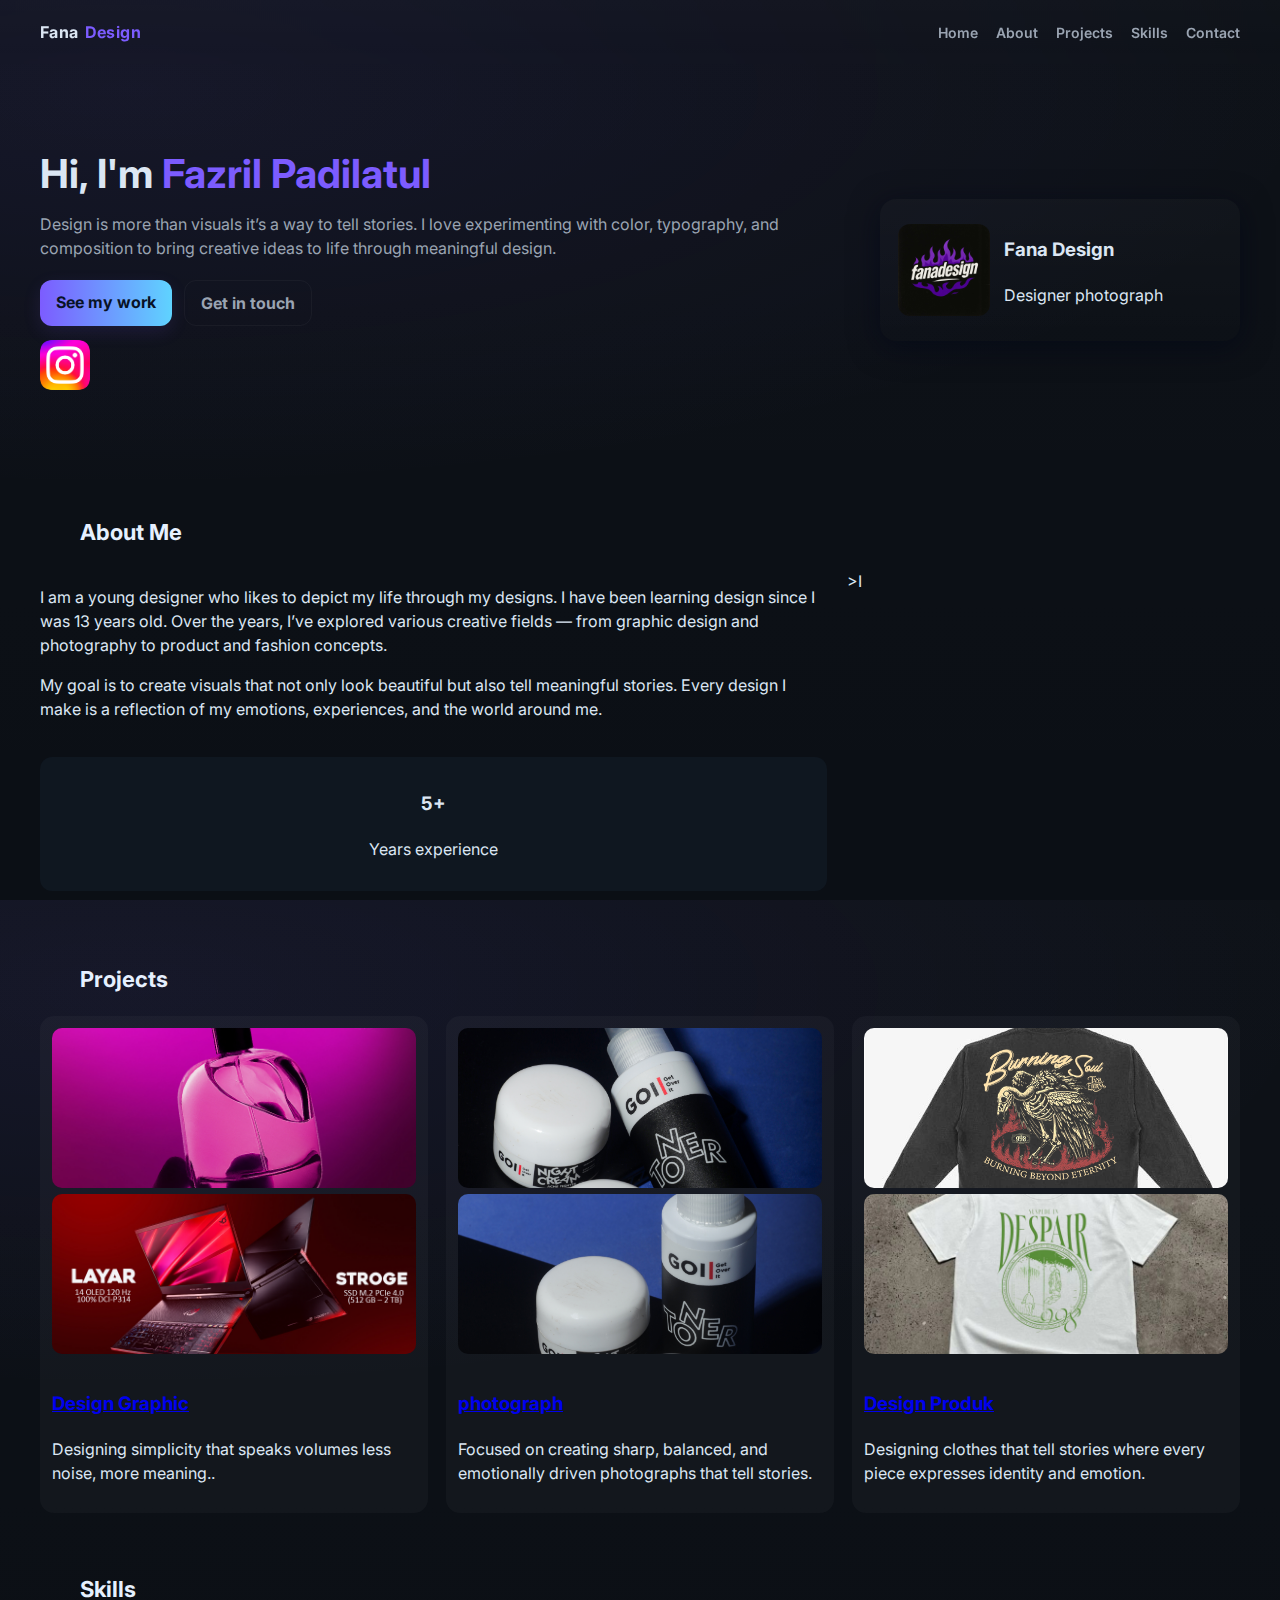
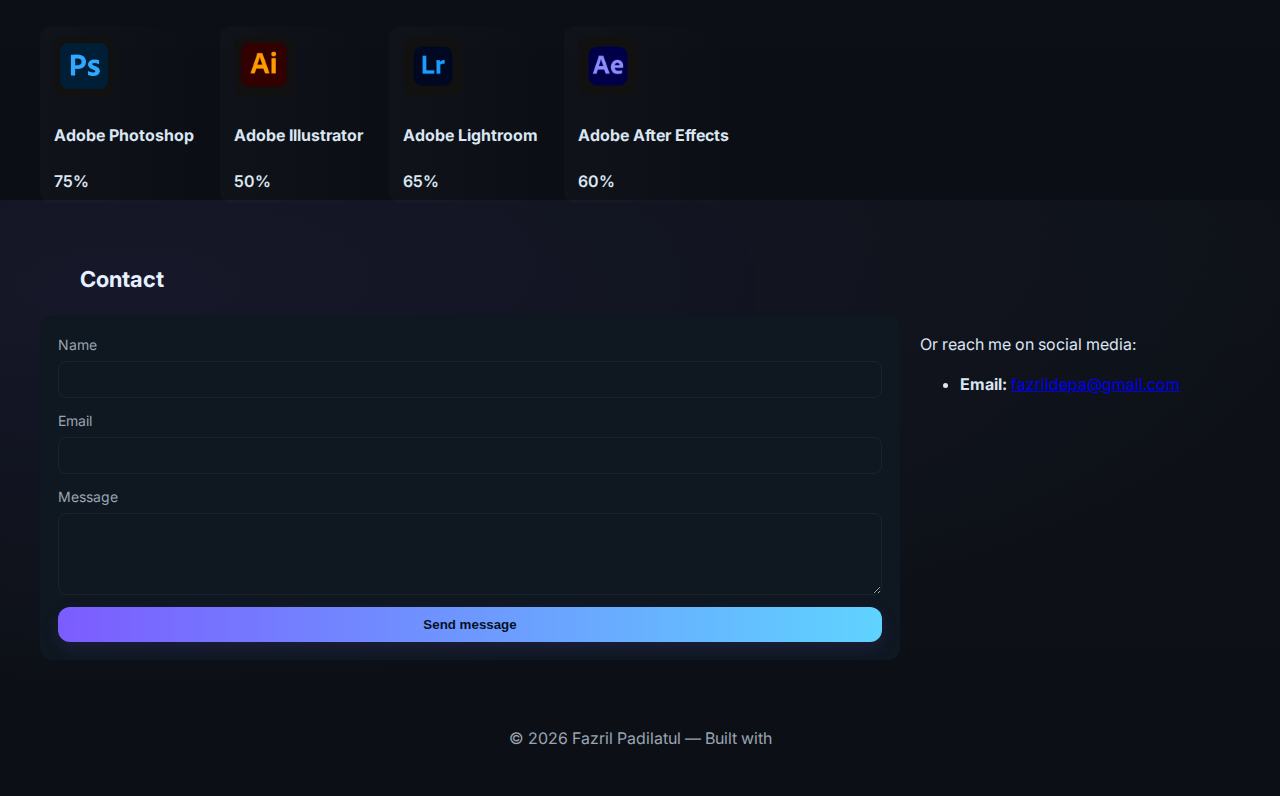
<file: index.html>
<!doctype html>
<html lang="en">
<head>
  <meta charset="utf-8" />
  <meta name="viewport" content="width=device-width,initial-scale=1" />
  <title>Fazril — Creative Portfolio</title>
  <link rel="stylesheet" href="styles.css">
  <link rel="preconnect" href="https://fonts.gstatic.com">
  <link href="https://fonts.googleapis.com/css2?family=Inter:wght@300;400;600;800&display=swap" rel="stylesheet">
</head>
<body>
  <main class="page">
    <nav class="nav">
      <div class="brand">Fana<span>Design</span></div>
      <ul class="nav-links">
        <li><a href="#home">Home</a></li>
        <li><a href="#about">About</a></li>
        <li><a href="#projects">Projects</a></li>
        <li><a href="#skills">Skills</a></li>
        <li><a href="#contact">Contact</a></li>
      </ul>
      <button class="nav-toggle" aria-label="Toggle navigation">☰</button>
    </nav>

    <section id="home" class="hero">
      <div class="hero-left">
        <h1 class="name">Hi, I'm <span class="accent">Fazril Padilatul</span></h1>
        <p class="tagline">Design is more than visuals it’s a way to tell stories. I love experimenting with color, typography, and composition to bring creative ideas to life through meaningful design.
</p>
        <div class="cta">
          <a class="btn" href="#projects">See my work</a>
          <a class="btn ghost" href="#contact">Get in touch</a>
        </div>
        <div class="socials">
         <a href="https://www.instagram.com/998eternal/" target="_blank" class="instagram-link">
  <img src="instagram-new-2022-seeklogo.png" alt="instagram" class="social-icon"><span>
</a>
        </div>
      </div>
      <div class="hero-right">
        <div class="card profile-card">
          <!-- inline SVG profile placeholder -->
          <div class="avatar">
            <img src="logo.jpg"Profile">
          </div>
          <div class="profile-info">
            <h3>Fana Design</h3>
            <p>Designer photograph</p>
          </div>
        </div>
      </div>
    </section>

    <section id="about" class="about">
      <h2 class="section-title">About Me</h2>
      <div class="about-grid">
        <div class="about-text">
          <p>I am a young designer who likes to depict my life through my designs.
I have been learning design since I was 13 years old.
Over the years, I’ve explored various creative fields — from graphic design and photography to product and fashion concepts.</p>
          <p>My goal is to create visuals that not only look beautiful but also tell meaningful stories.
Every design I make is a reflection of my emotions, experiences, and the world around me.</p>
        </div>>I
        <div class="about-stats">
          <div class="stat">
            <h3>5+</h3>
            <p>Years experience</p>
          </div>
          </div>
        </div>
      </div>
    </section>

    <section id="projects" class="projects">
      <h2 class="section-title">Projects</h2>
      <div class="projects-grid">
        <article class="project-card">
          <div class="project-thumb">
            <img src="parfum.jpg" alt="Project 1">
            <img src="LAPTOP.jpg" alt="Project 2">
          </div>
          <div class="project-body">
            <h3><a href="design-graphic.html" target="_blank">Design Graphic</a></h3>
            <p>Designing simplicity that speaks volumes less noise, more meaning..</p>
          </div>
        </article>

        <article class="project-card">
          <div class="project-thumb">
            <img src="foto1.jpg" alt="Project 2">
            <img src="foto2.jpg" alt="Project 2">
          </div>
          <div class="project-body">
            <h3><a href="photografi.html" target="_blank">photograph</a></h3>
            <p>Focused on creating sharp, balanced, and emotionally driven photographs that tell stories.</p>
          </div>
        </article>

        <article class="project-card">
          <div class="project-thumb">
            <img src="baju1.png" alt="Project 3">
            <img src="JADI.jpg" alt="Project 3">
          </div>
          <div class="project-body">
            <h3><a href="design-produk.html" target="_blank">Design Produk</a></h3>
            <p>Designing clothes that tell stories where every piece expresses identity and emotion.</p>
          </div>
        </article>
      </div>
    </section>

   <section id="skills" class="skills">
  <h2 class="section-title">Skills</h2>
  <div class="skills-grid">
    <div class="skill">
      <img src="photoshop.png" alt="Photoshop" class="skill-icon">
      <div class="skill-info">
        <h4>Adobe Photoshop</h4>
        <div class="bar"><div class="fill" style="width: 95%;"></div></div>
        <span class="percent">75%</span>
      </div>
    </div>

    <div class="skill">
      <img src="ilustrator.png" alt="Illustrator" class="skill-icon">
      <div class="skill-info">
        <h4>Adobe Illustrator</h4>
        <div class="bar"><div class="fill" style="width: 90%;"></div></div>
        <span class="percent">50%</span>
      </div>
    </div>

    <div class="skill">
      <img src="lightroom.png" alt="Lightroom" class="skill-icon">
      <div class="skill-info">
        <h4>Adobe Lightroom</h4>
        <div class="bar"><div class="fill" style="width: 80%;"></div></div>
        <span class="percent">65%</span>
      </div>
    </div>

    <div class="skill">
      <img src="after effect.png" alt="After Effects" class="skill-icon">
      <div class="skill-info">
        <h4>Adobe After Effects</h4>
        <div class="bar"><div class="fill" style="width: 75%;"></div></div>
        <span class="percent">60%</span>
      </div>
    </div>
  </div>
</section>


    <section id="contact" class="contact">
      <h2 class="section-title">Contact</h2>
      <div class="contact-grid">
        <form class="contact-form" onsubmit="handleContact(event)">
          <label>
            <span>Name</span>
            <input type="text" name="name" required>
          </label>
          <label>
            <span>Email</span>
            <input type="email" name="email" required>
          </label>
          <label>
            <span>Message</span>
            <textarea name="message" rows="4" required></textarea>
          </label>
          <button class="btn" type="submit">Send message</button>
        </form>
        <div class="contact-info">
          <p>Or reach me on social media:</p>
          <ul>
            <li><strong>Email:</strong> <a href="mailto:you@example.com">fazrildepa@gmail.com</a></li>
          </ul>
        </div>
      </div>
    </section>

    <footer class="footer">
      <p>© <span id="year"></span> Fazril Padilatul — Built with </p>
    </footer>
  </main>

  <script src="script.js"></script>
</body>
</html>
</file>
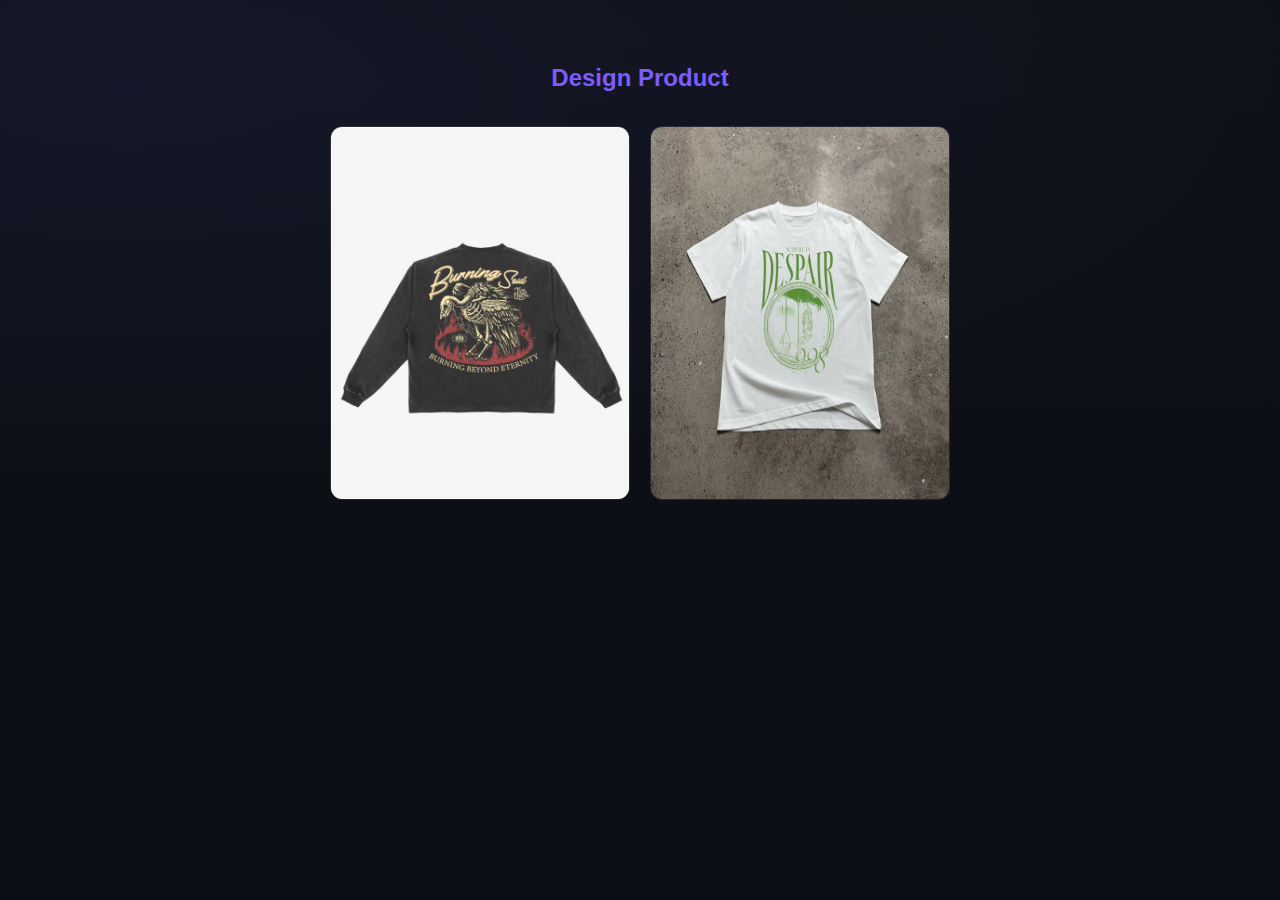
<file: design-produk.html>
<!DOCTYPE html>
<html lang="en">
<head>
  <meta charset="UTF-8">
  <meta name="viewport" content="width=device-width, initial-scale=1.0">
  <title>Design Graphic Gallery</title>
  <link rel="stylesheet" href="styles.css">
  <style>
    body {
      background-color: #0b0f15;
      color: #fff;
      font-family: 'Inter', sans-serif;
      text-align: center;
      padding: 40px;
    }
    h2 {
      margin-bottom: 30px;
      color: #7c5cff;
    }
    .gallery {
      display: flex;
      flex-wrap: wrap;
      justify-content: center;
      gap: 20px;
    }
    .gallery img {
      width: 300px;
      border-radius: 12px;
      border: 1px solid rgba(255,255,255,0.1);
      transition: transform 0.3s ease;
    }
    .gallery img:hover {
      transform: scale(1.05);
    }
  </style>
</head>
<body>
  <h2>Design Product</h2>
  <div class="gallery">
    <img src="baju1.png" alt="Design Parfum">
    <img src="JADI.jpg" alt="Design Laptop">
  </div>
</body>
</html>
</file>
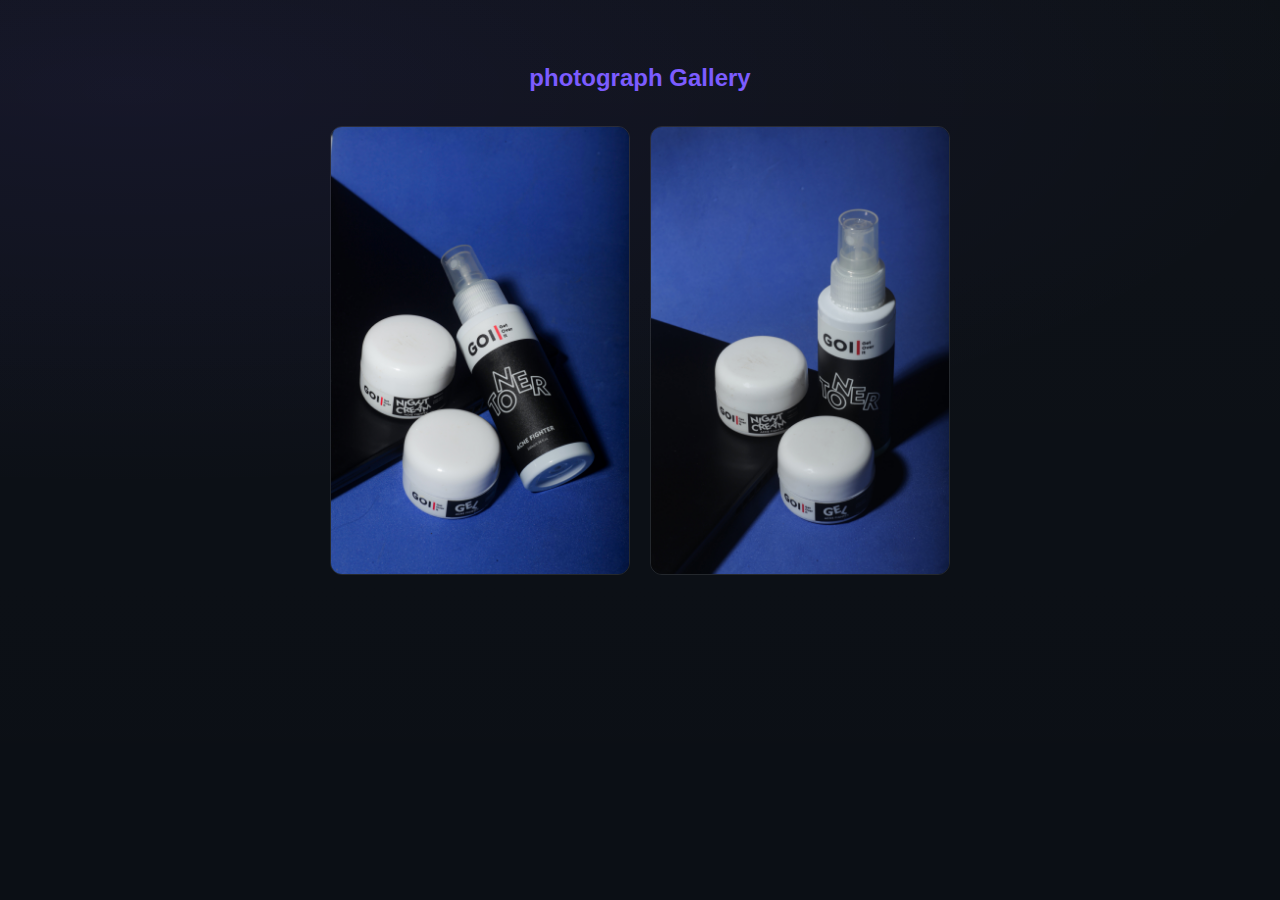
<file: photografi.html>
<!DOCTYPE html>
<html lang="en">
<head>
  <meta charset="UTF-8">
  <meta name="viewport" content="width=device-width, initial-scale=1.0">
  <title>Design Graphic Gallery</title>
  <link rel="stylesheet" href="styles.css">
  <style>
    body {
      background-color: #0b0f15;
      color: #fff;
      font-family: 'Inter', sans-serif;
      text-align: center;
      padding: 40px;
    }
    h2 {
      margin-bottom: 30px;
      color: #7c5cff;
    }
    .gallery {
      display: flex;
      flex-wrap: wrap;
      justify-content: center;
      gap: 20px;
    }
    .gallery img {
      width: 300px;
      border-radius: 12px;
      border: 1px solid rgba(255,255,255,0.1);
      transition: transform 0.3s ease;
    }
    .gallery img:hover {
      transform: scale(1.05);
    }
  </style>
</head>
<body>
  <h2>photograph Gallery</h2>
  <div class="gallery">
    <img src="foto1.jpg" alt="Design Parfum">
    <img src="foto2.jpg" alt="Design Laptop">
  </div>
</body>
</html>
</file>
<file: styles.css>
:root{
  --bg:#0b0f15;
  --card:#0f1720;
  --muted:#9aa4b2;
  --accent:#7c5cff;
  --glass: rgba(255,255,255,0.03);
  --radius:16px;
  font-family: 'Inter', system-ui, -apple-system, 'Segoe UI', Roboto, 'Helvetica Neue', Arial;
}
*{box-sizing:border-box}
html,body,#root{height:100%}
body{
  margin:0;
  background: radial-gradient(1200px 400px at 10% 10%, rgba(124,92,255,0.08), transparent),
              linear-gradient(180deg, rgba(255,255,255,0.01), transparent);
  background-color:var(--bg);
  color:#dbe6f3;
  -webkit-font-smoothing:antialiased;
  -moz-osx-font-smoothing:grayscale;
  line-height:1.5;
  padding-bottom:60px;
}

/* Navigation */
.nav{
  display:flex;
  gap:24px;
  align-items:center;
  justify-content:space-between;
  padding:20px 40px;
  position:sticky;
  top:0;
  backdrop-filter: blur(6px);
  background: linear-gradient(180deg, rgba(255,255,255,0.01), transparent);
  z-index:50;
}
.brand{font-weight:700; letter-spacing:0.4px}
.brand span{color:var(--accent); margin-left:6px}
.nav-links{display:flex; gap:18px; list-style:none; margin:0; padding:0; align-items:center}
.nav-links a{color:var(--muted); text-decoration:none; font-weight:600; font-size:14px}
.nav-toggle{display:none; background:none; border:none; color:var(--muted); font-size:20px}

/* Hero */
.hero{
  display:grid;
  grid-template-columns:1fr 360px;
  gap:40px;
  align-items:center;
  padding:80px 40px;
}
.name{font-size:40px; margin:0 0 8px}
.accent{color:var(--accent)}
.tagline{color:var(--muted); margin:0 0 20px}
.cta{display:flex; gap:12px; margin-bottom:14px}
.btn{
  background:linear-gradient(90deg,var(--accent),#5fd3ff);
  border:none;
  padding:10px 16px;
  border-radius:12px;
  color:#081226;
  font-weight:700;
  text-decoration:none;
  display:inline-block;
  cursor:pointer;
  box-shadow: 0 6px 18px rgba(124,92,255,0.12);
}
.btn.ghost{background:transparent; color:var(--muted); box-shadow:none; border:1px solid rgba(255,255,255,0.04)}
.socials{display:flex; gap:12px; color:var(--muted); font-size:14px}

/* Cards */
.card{background:linear-gradient(180deg, rgba(255,255,255,0.02), transparent); padding:18px; border-radius:var(--radius); box-shadow: 0 6px 30px rgba(2,6,23,0.6);}
.profile-card{display:flex; gap:14px; align-items:center}
.avatar img{width:92px; height:92px; border-radius:12px; display:block}

/* Sections */
.section-title{font-size:22px; margin:20px 40px; color:#e6f0ff}
.about{padding:20px 40px}
.about-grid{display:grid; grid-template-columns:2fr 1fr; gap:20px}
.stat{background:var(--card); padding:14px; border-radius:12px; margin-bottom:12px; text-align:center}
.projects{padding:20px 40px}
.projects-grid{display:grid; grid-template-columns:repeat(auto-fit,minmax(260px,1fr)); gap:18px}
.project-card{display:flex; flex-direction:column; gap:12px; padding:12px; border-radius:14px; background:var(--glass); transform:translateY(0); transition:all .28s ease}
.project-card:hover{transform:translateY(-8px) scale(1.02); box-shadow: 0 18px 40px rgba(2,6,23,0.7)}
.project-thumb img{width:100%; height:160px; object-fit:cover; border-radius:10px}

/* Skills */
.skills{padding:20px 40px}
.skills-grid{display:flex; gap:12px; flex-wrap:wrap}
.skill{background:linear-gradient(90deg, rgba(255,255,255,0.02), transparent); padding:10px 14px; border-radius:12px; font-weight:600}
.skill-icon {
  width: 60px;
  height: 60px;
  border-radius: 10px;
  object-fit: contain;
  background-color: #111;
  padding: 6px;
}

.instagram-link {
  display: flex;
  flex-direction: column; /* posisi vertikal: ikon di atas teks */
  align-items: center;
  gap: 6px;
  text-decoration: none;
  color: #fff;
  font-weight: 500;
}

.instagram-link:hover {
  color: #ff5da2; /* warna efek hover opsional */
}

.social-icon {
  width: 50px;   /* ukuran ikon Instagram */
  height: 50px;
  border-radius: 10px;
}

/* Contact */
.contact{padding:20px 40px}
.contact-grid{display:grid; grid-template-columns:1fr 320px; gap:20px}
.contact-form{display:flex; flex-direction:column; gap:12px; padding:18px; background:var(--card); border-radius:12px}
.contact-form label{display:flex; flex-direction:column; gap:6px; font-size:14px; color:var(--muted)}
.contact-form input, .contact-form textarea{background:transparent; border:1px solid rgba(255,255,255,0.05); padding:10px; border-radius:8px; color:inherit}

/* Footer */
.footer{padding:30px 40px; text-align:center; color:var(--muted)}

/* Responsive */
@media (max-width:900px){
  .hero{grid-template-columns:1fr; padding:40px 20px}
  .nav-links{display:none}
  .nav-toggle{display:block}
  .about-grid{grid-template-columns:1fr}
  .contact-grid{grid-template-columns:1fr}
}
</file>
